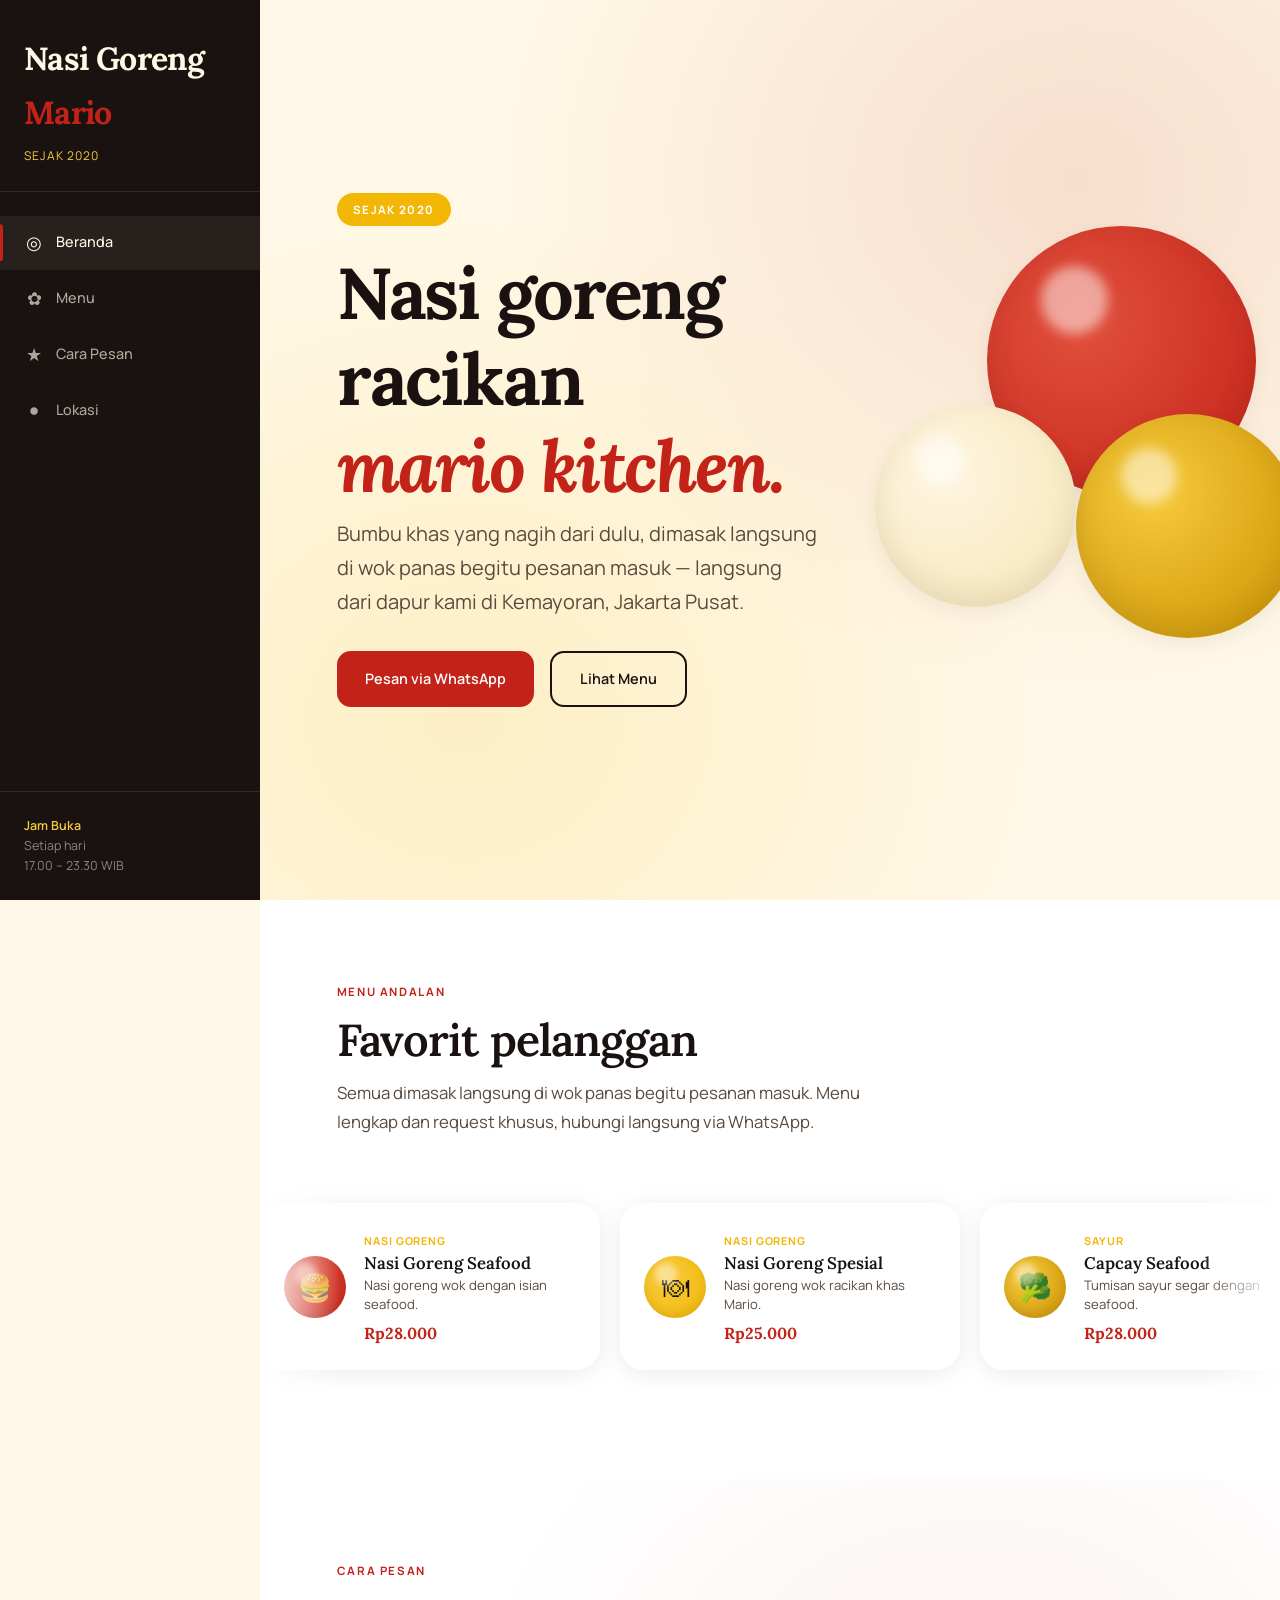
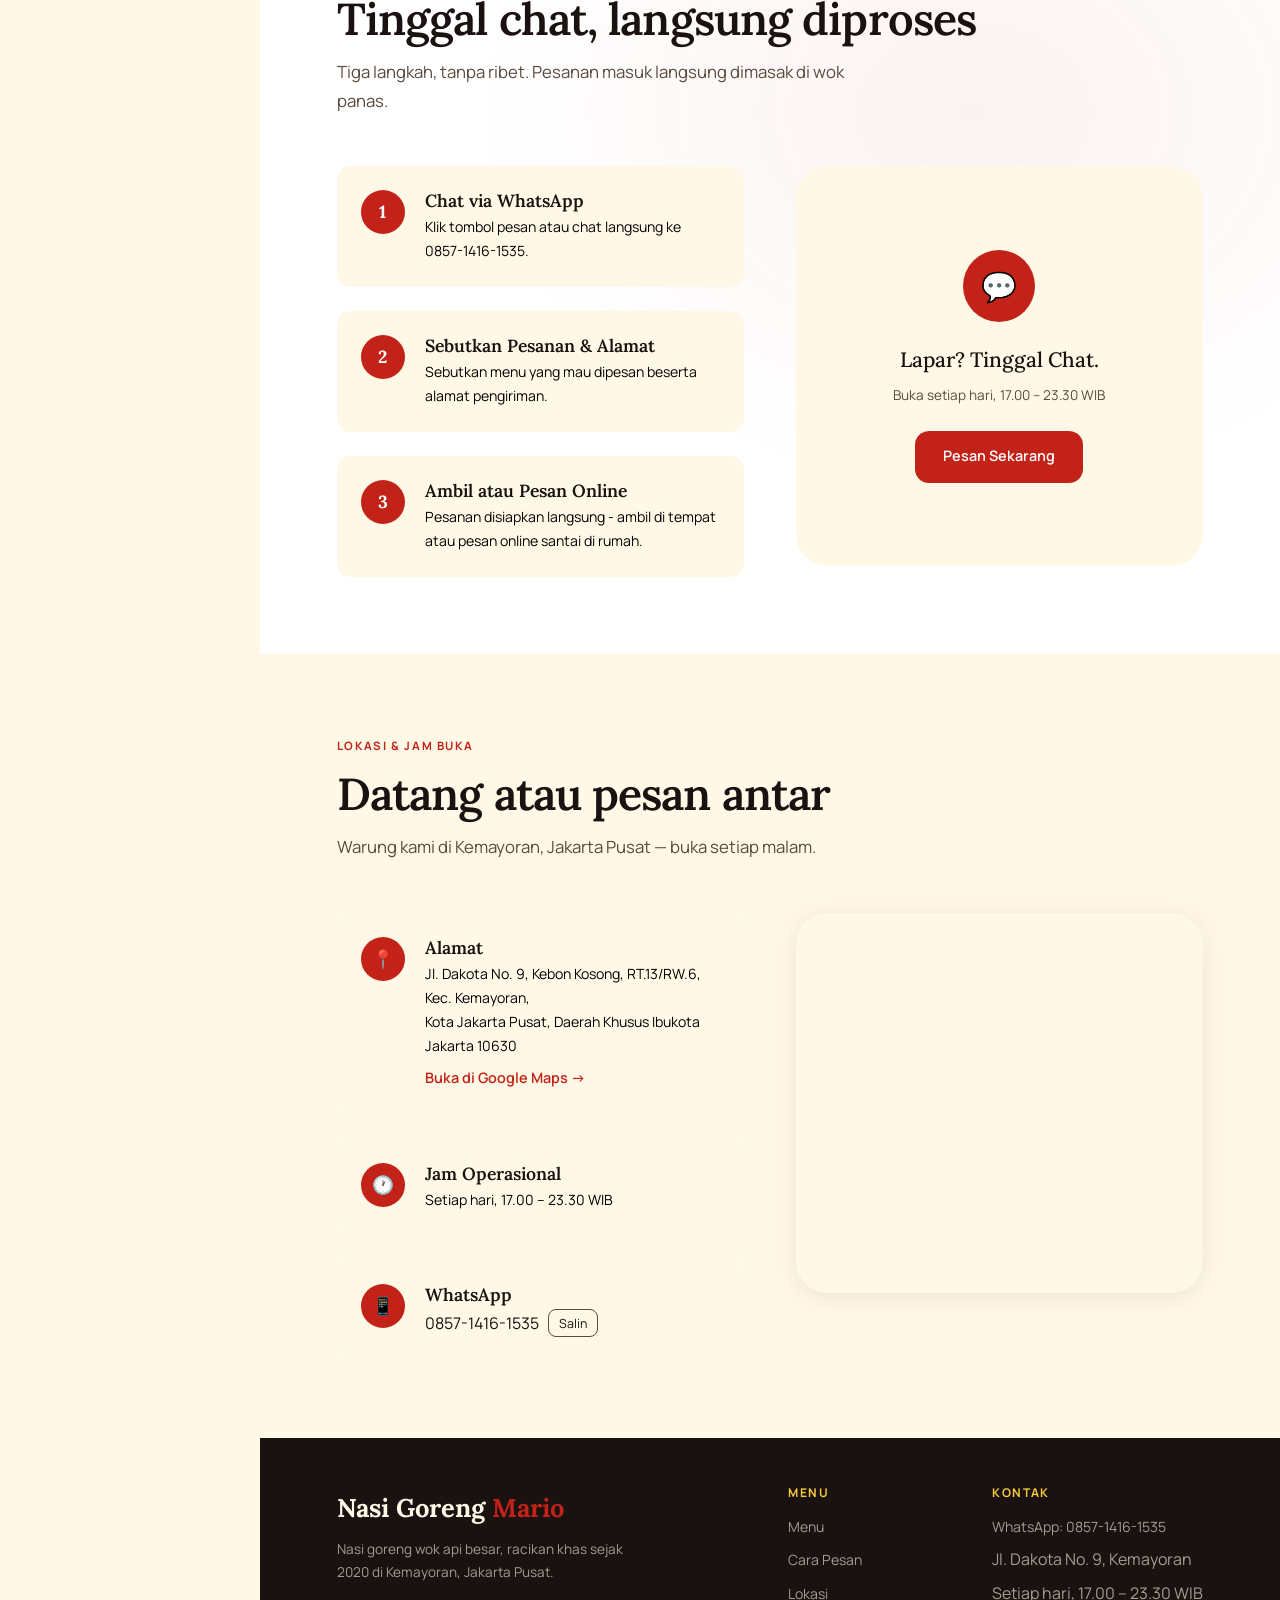
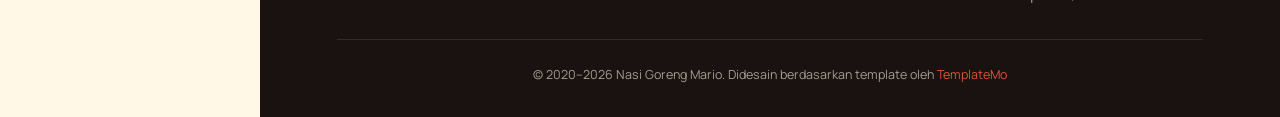
<file: index.html>
<!DOCTYPE html>
<html lang="id">
<head>
  <meta charset="UTF-8">
  <meta name="viewport" content="width=device-width, initial-scale=1.0">
  <meta name="description" content="Nasi Goreng Mario — warung nasi goreng wok api besar di Kemayoran, Jakarta Pusat, sejak 2020. Buka tiap malam 17.00–23.30, pesan via WhatsApp.">
  <meta name="keywords" content="nasi goreng, kemayoran, jakarta pusat, warung, pesan antar, whatsapp">
  <meta name="author" content="Nasi Goreng Mario">
  <meta property="og:title" content="Nasi Goreng Mario — Sejak 2020">
  <meta property="og:description" content="Nasi goreng wok api besar, racikan khas sejak 2020 di Kemayoran, Jakarta Pusat.">
  <meta property="og:type" content="website">
  <meta name="twitter:card" content="summary_large_image">
  <title>Nasi Goreng Mario</title>

  <!-- Google Fonts: Lora + Manrope -->
  <link rel="preconnect" href="https://fonts.googleapis.com">
  <link rel="preconnect" href="https://fonts.gstatic.com" crossorigin>
  <link href="https://fonts.googleapis.com/css2?family=Lora:ital,wght@0,400;0,500;0,600;0,700;1,400;1,500&family=Manrope:wght@300;400;500;600;700;800&display=swap" rel="stylesheet">
  <link rel="stylesheet" href="templatemo-frost-style.css">
<!--

Built on TemplateMo 613 Frost Bakery
https://templatemo.com/tm-613-frost-bakery
Reskinned and recontented for Nasi Goreng Mario.

-->
</head>
<body>

  <!-- ==========================================
       Mobile Hamburger Button
       ========================================== -->
  <button class="hamburger" id="hamburger" aria-label="Toggle navigation menu" aria-expanded="false">
    <div class="hamburger__lines">
      <span></span>
      <span></span>
      <span></span>
    </div>
  </button>

  <!-- Mobile Sidebar Overlay -->
  <div class="sidebar-overlay" id="sidebarOverlay"></div>

  <!-- ==========================================
       Sidebar Navigation
       ========================================== -->
  <aside class="sidebar" id="sidebar" role="navigation" aria-label="Main navigation">
    <div class="sidebar__brand">
      <div class="sidebar__logo">Nasi Goreng <span>Mario</span></div>
      <div class="sidebar__tagline">Sejak 2020</div>
    </div>

    <nav class="sidebar__nav">
      <ul>
        <li><a href="#hero" class="active"><span class="nav-icon">&#9678;</span> Beranda</a></li>
        <li><a href="#menu"><span class="nav-icon">&#10047;</span> Menu</a></li>
        <li><a href="#cara-pesan"><span class="nav-icon">&#9733;</span> Cara Pesan</a></li>
        <li><a href="#lokasi"><span class="nav-icon">&#9679;</span> Lokasi</a></li>
      </ul>
    </nav>

    <div class="sidebar__footer">
      <div class="sidebar__hours">
        <strong>Jam Buka</strong><br>
        Setiap hari<br>
        17.00 – 23.30 WIB
      </div>
    </div>
  </aside>

  <!-- ==========================================
       Main Content
       ========================================== -->
  <main class="main">

    <!-- ======= HERO ======= -->
    <section class="hero" id="hero">
      <div class="hero__content">
        <div class="hero__badge reveal">Sejak 2020</div>
        <h1 class="hero__title reveal reveal-delay-1">
          Nasi goreng racikan<br><em>mario kitchen.</em>
        </h1>
        <p class="hero__subtitle reveal reveal-delay-2">
          Bumbu khas yang nagih dari dulu, dimasak langsung di wok panas begitu pesanan masuk — langsung dari dapur kami di Kemayoran, Jakarta Pusat.
        </p>
        <div class="hero__actions reveal reveal-delay-3">
          <a href="https://wa.me/6285714161535?text=Halo%20Nasi%20Goreng%20Mario%2C%20saya%20mau%20pesan%20ya" class="btn btn--primary" target="_blank" rel="noopener">Pesan via WhatsApp</a>
          <a href="#menu" class="btn btn--outline">Lihat Menu</a>
        </div>
      </div>

      <!-- Decorative blobs -->
      <div class="hero__deco" aria-hidden="true">
        <div class="scoop scoop--strawberry">
          <div class="scoop--highlight"></div>
        </div>
        <div class="scoop scoop--mint">
          <div class="scoop--highlight"></div>
        </div>
        <div class="scoop scoop--vanilla">
          <div class="scoop--highlight"></div>
        </div>
      </div>
    </section>

    <!-- ======= MENU — Ticker Marquee ======= -->
    <section class="section section--alt flavors-section" id="menu">
      <div class="section__header reveal">
        <span class="section__label">Menu Andalan</span>
        <h2 class="section__title">Favorit pelanggan</h2>
        <p class="section__desc">Semua dimasak langsung di wok panas begitu pesanan masuk. Menu lengkap dan request khusus, hubungi langsung via WhatsApp.</p>
      </div>

      <!-- Row 1: scrolls left -->
      <div class="marquee">
        <div class="marquee__track">
          <div class="flavor-card">
            <div class="flavor-card__swatch" style="background: radial-gradient(circle at 35% 35%, var(--terracotta-light), var(--terracotta));">&#127828;</div>
            <div class="flavor-card__info">
              <span class="flavor-card__type">Nasi Goreng</span>
              <h3 class="flavor-card__name">Nasi Goreng Seafood</h3>
              <p class="flavor-card__desc">Nasi goreng wok dengan isian seafood.</p>
              <p class="flavor-card__price">Rp28.000</p>
            </div>
          </div>

          <div class="flavor-card">
            <div class="flavor-card__swatch" style="background: radial-gradient(circle at 35% 35%, var(--sage-light), var(--sage));">&#127869;</div>
            <div class="flavor-card__info">
              <span class="flavor-card__type">Nasi Goreng</span>
              <h3 class="flavor-card__name">Nasi Goreng Spesial</h3>
              <p class="flavor-card__desc">Nasi goreng wok racikan khas Mario.</p>
              <p class="flavor-card__price">Rp25.000</p>
            </div>
          </div>

          <div class="flavor-card">
            <div class="flavor-card__swatch" style="background: radial-gradient(circle at 35% 35%, var(--sage-light), var(--sage-dark));">&#129382;</div>
            <div class="flavor-card__info">
              <span class="flavor-card__type">Sayur</span>
              <h3 class="flavor-card__name">Capcay Seafood</h3>
              <p class="flavor-card__desc">Tumisan sayur segar dengan seafood.</p>
              <p class="flavor-card__price">Rp28.000</p>
            </div>
          </div>

          <div class="flavor-card">
            <div class="flavor-card__swatch" style="background: radial-gradient(circle at 35% 35%, var(--terracotta-light), var(--terracotta-dark));">&#127831;</div>
            <div class="flavor-card__info">
              <span class="flavor-card__type">Mie Goreng</span>
              <h3 class="flavor-card__name">Mie Goreng Sosis</h3>
              <p class="flavor-card__desc">Mie goreng wok dengan potongan sosis.</p>
              <p class="flavor-card__price">Rp20.000</p>
            </div>
          </div>

          <div class="flavor-card">
            <div class="flavor-card__swatch" style="background: radial-gradient(circle at 35% 35%, var(--cream-dark), var(--sage-dark));">&#127836;</div>
            <div class="flavor-card__info">
              <span class="flavor-card__type">Kwetiau</span>
              <h3 class="flavor-card__name">Kwetiau Seafood</h3>
              <p class="flavor-card__desc">Kwetiau goreng wok dengan seafood.</p>
              <p class="flavor-card__price">Rp28.000</p>
            </div>
          </div>

          <!-- Duplicate set for seamless loop -->
          <div class="flavor-card">
            <div class="flavor-card__swatch" style="background: radial-gradient(circle at 35% 35%, var(--terracotta-light), var(--terracotta));">&#127828;</div>
            <div class="flavor-card__info">
              <span class="flavor-card__type">Nasi Goreng</span>
              <h3 class="flavor-card__name">Nasi Goreng Seafood</h3>
              <p class="flavor-card__desc">Nasi goreng wok dengan isian seafood.</p>
              <p class="flavor-card__price">Rp28.000</p>
            </div>
          </div>

          <div class="flavor-card">
            <div class="flavor-card__swatch" style="background: radial-gradient(circle at 35% 35%, var(--sage-light), var(--sage));">&#127869;</div>
            <div class="flavor-card__info">
              <span class="flavor-card__type">Nasi Goreng</span>
              <h3 class="flavor-card__name">Nasi Goreng Spesial</h3>
              <p class="flavor-card__desc">Nasi goreng wok racikan khas Mario.</p>
              <p class="flavor-card__price">Rp25.000</p>
            </div>
          </div>

          <div class="flavor-card">
            <div class="flavor-card__swatch" style="background: radial-gradient(circle at 35% 35%, var(--sage-light), var(--sage-dark));">&#129382;</div>
            <div class="flavor-card__info">
              <span class="flavor-card__type">Sayur</span>
              <h3 class="flavor-card__name">Capcay Seafood</h3>
              <p class="flavor-card__desc">Tumisan sayur segar dengan seafood.</p>
              <p class="flavor-card__price">Rp28.000</p>
            </div>
          </div>

          <div class="flavor-card">
            <div class="flavor-card__swatch" style="background: radial-gradient(circle at 35% 35%, var(--terracotta-light), var(--terracotta-dark));">&#127831;</div>
            <div class="flavor-card__info">
              <span class="flavor-card__type">Mie Goreng</span>
              <h3 class="flavor-card__name">Mie Goreng Sosis</h3>
              <p class="flavor-card__desc">Mie goreng wok dengan potongan sosis.</p>
              <p class="flavor-card__price">Rp20.000</p>
            </div>
          </div>

          <div class="flavor-card">
            <div class="flavor-card__swatch" style="background: radial-gradient(circle at 35% 35%, var(--cream-dark), var(--sage-dark));">&#127836;</div>
            <div class="flavor-card__info">
              <span class="flavor-card__type">Kwetiau</span>
              <h3 class="flavor-card__name">Kwetiau Seafood</h3>
              <p class="flavor-card__desc">Kwetiau goreng wok dengan seafood.</p>
              <p class="flavor-card__price">Rp28.000</p>
            </div>
          </div>
        </div>
      </div>
    </section>

    <!-- ======= CARA PESAN ======= -->
    <section class="section builder" id="cara-pesan">
      <div class="section__header reveal">
        <span class="section__label">Cara Pesan</span>
        <h2 class="section__title">Tinggal chat, langsung diproses</h2>
        <p class="section__desc">Tiga langkah, tanpa ribet. Pesanan masuk langsung dimasak di wok panas.</p>
      </div>

      <div class="builder__layout">
        <div class="builder__steps">
          <!-- Step 1 -->
          <div class="builder-step reveal">
            <div class="builder-step__num">1</div>
            <div>
              <h3 class="builder-step__title">Chat via WhatsApp</h3>
              <p class="builder-step__text">Klik tombol pesan atau chat langsung ke 0857-1416-1535.</p>
            </div>
          </div>

          <!-- Step 2 -->
          <div class="builder-step reveal reveal-delay-1">
            <div class="builder-step__num">2</div>
            <div>
              <h3 class="builder-step__title">Sebutkan Pesanan & Alamat</h3>
              <p class="builder-step__text">Sebutkan menu yang mau dipesan beserta alamat pengiriman.</p>
            </div>
          </div>

          <!-- Step 3 -->
          <div class="builder-step reveal reveal-delay-2">
            <div class="builder-step__num">3</div>
            <div>
              <h3 class="builder-step__title">Ambil atau Pesan Online</h3>
              <p class="builder-step__text">Pesanan disiapkan langsung - ambil di tempat atau pesan online santai di rumah.</p>
            </div>
          </div>
        </div>

        <!-- Visual Preview -->
        <div class="builder__preview reveal">
          <div class="builder__preview-icon">&#128172;</div>
          <p class="builder__preview-text">Lapar? Tinggal Chat.</p>
          <p class="builder__preview-note">Buka setiap hari, 17.00 – 23.30 WIB</p>
          <a href="https://wa.me/6285714161535?text=Halo%20Nasi%20Goreng%20Mario%2C%20saya%20mau%20pesan%20ya" class="btn btn--primary" target="_blank" rel="noopener">Pesan Sekarang</a>
        </div>
      </div>
    </section>

    <!-- ======= LOKASI ======= -->
    <section class="section" id="lokasi">
      <div class="section__header reveal">
        <span class="section__label">Lokasi & Jam Buka</span>
        <h2 class="section__title">Datang atau pesan antar</h2>
        <p class="section__desc">Warung kami di Kemayoran, Jakarta Pusat — buka setiap malam.</p>
      </div>

      <div class="builder__layout">
        <div class="builder__steps">
          <div class="builder-step reveal">
            <div class="builder-step__num">&#128205;</div>
            <div>
              <h3 class="builder-step__title">Alamat</h3>
              <p class="builder-step__text">
                Jl. Dakota No. 9, Kebon Kosong, RT.13/RW.6, Kec. Kemayoran,<br>
                Kota Jakarta Pusat, Daerah Khusus Ibukota Jakarta 10630
              </p>
              <a class="text-link" href="https://www.google.com/maps/search/?api=1&query=Jl.%20Dakota%20No.%209%2C%20Kebon%20Kosong%2C%20Kec.%20Kemayoran%2C%20Kota%20Jakarta%20Pusat%2C%20DKI%20Jakarta%2010630" target="_blank" rel="noopener">Buka di Google Maps &#8594;</a>
            </div>
          </div>

          <div class="builder-step reveal reveal-delay-1">
            <div class="builder-step__num">&#128336;</div>
            <div>
              <h3 class="builder-step__title">Jam Operasional</h3>
              <p class="builder-step__text">Setiap hari, 17.00 – 23.30 WIB</p>
            </div>
          </div>

          <div class="builder-step reveal reveal-delay-2">
            <div class="builder-step__num">&#128241;</div>
            <div>
              <h3 class="builder-step__title">WhatsApp</h3>
              <div class="copy-row">
                <span id="phone-text">0857-1416-1535</span>
                <button class="copy-btn" id="copy-btn" type="button">
                  <span id="copy-label">Salin</span>
                </button>
              </div>
            </div>
          </div>
        </div>

        <div class="map-card reveal reveal-delay-1">
          <iframe class="map-frame" loading="lazy" src="https://www.google.com/maps?q=Jl.%20Dakota%20No.%209%2C%20Kebon%20Kosong%2C%20Kec.%20Kemayoran%2C%20Kota%20Jakarta%20Pusat%2C%20DKI%20Jakarta%2010630&output=embed" title="Lokasi Nasi Goreng Mario"></iframe>
        </div>
      </div>
    </section>

    <!-- ======= FOOTER ======= -->
    <footer class="footer">
      <div class="footer__top">
        <div>
          <div class="footer__brand">Nasi Goreng <span>Mario</span></div>
          <p class="footer__copy">Nasi goreng wok api besar, racikan khas sejak 2020 di Kemayoran, Jakarta Pusat.</p>
        </div>

        <div class="footer__links">
          <div class="footer__col">
            <h4>Menu</h4>
            <ul>
              <li><a href="#menu">Menu</a></li>
              <li><a href="#cara-pesan">Cara Pesan</a></li>
              <li><a href="#lokasi">Lokasi</a></li>
            </ul>
          </div>
          <div class="footer__col">
            <h4>Kontak</h4>
            <ul>
              <li><a href="https://wa.me/6285714161535" target="_blank" rel="noopener">WhatsApp: 0857-1416-1535</a></li>
              <li>Jl. Dakota No. 9, Kemayoran</li>
              <li>Setiap hari, 17.00 – 23.30 WIB</li>
            </ul>
          </div>
        </div>
      </div>

      <div class="footer__bottom">
        <p>&copy; 2020–2026 Nasi Goreng Mario. Didesain berdasarkan template oleh <a href="https://templatemo.com" target="_blank" rel="noopener noreferrer">TemplateMo</a></p>
      </div>
    </footer>

  </main>
  <script src="templatemo-frost-script.js"></script>
</body>
</html>
</file>
<file: templatemo-frost-style.css>
@charset "utf-8";
/* 

CSS Document 

TemplateMo 613 Frost Bakery

https://templatemo.com/tm-613-frost-bakery

*/

:root {
	/* Color Palette — Terracotta */
	--terracotta: #C22217;
	--cream: #FFF8E6;
	--navy: #1A1210;
	--sage: #F2B705;

	/* Extended shades */
	--terracotta-light: #E2503D;
	--terracotta-dark: #8A160D;
	--cream-dark: #F5E6B8;
	--navy-light: #5A4A3E;
	--sage-light: #F7CB3D;
	--sage-dark: #C98F00;

	/* Typography */
	--font-heading: 'Lora', Georgia, serif;
	--font-body: 'Manrope', 'Segoe UI', sans-serif;

	/* Spacing */
	--sidebar-width: 260px;
	--section-pad: clamp(3rem, 6vw, 6rem);
	--gap: clamp(1rem, 2.5vw, 2rem);

	/* Borders & Radius */
	--radius-sm: 8px;
	--radius-md: 14px;
	--radius-lg: 24px;
	--radius-xl: 32px;

	/* Shadows */
	--shadow-card: 0 4px 24px rgba(26, 18, 16, 0.08);
	--shadow-hover: 0 8px 40px rgba(26, 18, 16, 0.14);

	/* Transitions */
	--ease-out: cubic-bezier(0.22, 1, 0.36, 1);
	--duration: 0.5s;
}

/* ============================================
       Reset & Base
       ============================================ */
*,
*::before,
*::after {
	margin: 0;
	padding: 0;
	box-sizing: border-box;
}

html {
	scroll-behavior: smooth;
	font-size: 16px;
	-webkit-font-smoothing: antialiased;
	-moz-osx-font-smoothing: grayscale;
}

body {
	font-family: var(--font-body);
	color: var(--navy);
	background-color: var(--cream);
	line-height: 1.7;
	overflow-x: hidden;
}

h1,
h2,
h3,
h4,
h5,
h6 {
	font-family: var(--font-heading);
	font-weight: 600;
	line-height: 1.2;
}

a {
	color: inherit;
	text-decoration: none;
}

img {
	max-width: 100%;
	display: block;
}

ul {
	list-style: none;
}

button {
	font-family: var(--font-body);
	cursor: pointer;
	border: none;
	background: none;
}

/* ============================================
       Sidebar Navigation
       ============================================ */
.sidebar {
	position: fixed;
	top: 0;
	left: 0;
	width: var(--sidebar-width);
	height: 100vh;
	background: var(--navy);
	color: var(--cream);
	display: flex;
	flex-direction: column;
	z-index: 1000;
	overflow-y: auto;
	transition: transform 0.4s var(--ease-out);
}

.sidebar__brand {
	padding: 2rem 1.5rem 1.5rem;
	border-bottom: 1px solid rgba(255, 248, 230, 0.1);
}

.sidebar__logo {
	font-family: var(--font-heading);
	font-size: 2rem;
	font-weight: 700;
	letter-spacing: -0.02em;
	color: var(--cream);
}

.sidebar__logo span {
	color: var(--terracotta);
}

.sidebar__tagline {
	font-size: 0.75rem;
	font-weight: 400;
	letter-spacing: 0.08em;
	text-transform: uppercase;
	color: var(--sage-light);
	margin-top: 0.35rem;
}

.sidebar__nav {
	flex: 1;
	padding: 1.5rem 0;
}

.sidebar__nav ul {
	display: flex;
	flex-direction: column;
	gap: 2px;
}

.sidebar__nav a {
	display: flex;
	align-items: center;
	gap: 0.75rem;
	padding: 0.75rem 1.5rem;
	font-size: 0.9rem;
	font-weight: 500;
	color: rgba(255, 248, 230, 0.65);
	transition: all 0.3s var(--ease-out);
	position: relative;
}

.sidebar__nav a::before {
	content: '';
	position: absolute;
	left: 0;
	top: 50%;
	transform: translateY(-50%) scaleY(0);
	width: 3px;
	height: 70%;
	background: var(--terracotta);
	border-radius: 0 3px 3px 0;
	transition: transform 0.3s var(--ease-out);
}

.sidebar__nav a:hover,
.sidebar__nav a.active {
	color: var(--cream);
	background: rgba(255, 248, 230, 0.06);
}

.sidebar__nav a:hover::before,
.sidebar__nav a.active::before {
	transform: translateY(-50%) scaleY(1);
}

.sidebar__nav .nav-icon {
	width: 20px;
	text-align: center;
	font-size: 1.1rem;
	flex-shrink: 0;
}

.sidebar__footer {
	padding: 1.5rem;
	border-top: 1px solid rgba(255, 248, 230, 0.1);
}

.sidebar__hours {
	font-size: 0.78rem;
	color: rgba(255, 248, 230, 0.5);
	line-height: 1.6;
}

.sidebar__hours strong {
	color: var(--sage-light);
	font-weight: 600;
}

/* ============================================
       Mobile Hamburger Toggle
       ============================================ */
.hamburger {
	display: none;
	position: fixed;
	top: 1rem;
	left: 1rem;
	z-index: 1100;
	width: 48px;
	height: 48px;
	background: var(--navy);
	border-radius: var(--radius-sm);
	align-items: center;
	justify-content: center;
	box-shadow: var(--shadow-card);
}

.hamburger__lines {
	width: 22px;
	height: 16px;
	position: relative;
}

.hamburger__lines span {
	display: block;
	position: absolute;
	width: 100%;
	height: 2px;
	background: var(--cream);
	border-radius: 2px;
	transition: all 0.3s var(--ease-out);
}

.hamburger__lines span:nth-child(1) {
	top: 0;
}

.hamburger__lines span:nth-child(2) {
	top: 7px;
}

.hamburger__lines span:nth-child(3) {
	top: 14px;
}

.hamburger.is-active .hamburger__lines span:nth-child(1) {
	top: 7px;
	transform: rotate(45deg);
}

.hamburger.is-active .hamburger__lines span:nth-child(2) {
	opacity: 0;
}

.hamburger.is-active .hamburger__lines span:nth-child(3) {
	top: 7px;
	transform: rotate(-45deg);
}

/* Mobile overlay */
.sidebar-overlay {
	display: none;
	position: fixed;
	inset: 0;
	background: rgba(26, 18, 16, 0.5);
	z-index: 999;
	opacity: 0;
	transition: opacity 0.3s ease;
}

.sidebar-overlay.is-visible {
	opacity: 1;
}

/* ============================================
       Main Content Area
       ============================================ */
.main {
	margin-left: var(--sidebar-width);
	min-height: 100vh;
}

/* ============================================
       Scroll-triggered Animation Classes
       ============================================ */
.reveal {
	opacity: 0;
	transform: translateY(30px);
	transition: opacity 0.7s var(--ease-out), transform 0.7s var(--ease-out);
}

.reveal.is-visible {
	opacity: 1;
	transform: translateY(0);
}

.reveal-delay-1 {
	transition-delay: 0.1s;
}

.reveal-delay-2 {
	transition-delay: 0.2s;
}

.reveal-delay-3 {
	transition-delay: 0.3s;
}

.reveal-delay-4 {
	transition-delay: 0.4s;
}

/* ============================================
       Section: Hero
       ============================================ */
.hero {
	position: relative;
	min-height: 100vh;
	display: flex;
	align-items: center;
	padding: var(--section-pad);
	background:
		radial-gradient(ellipse at 20% 80%, rgba(242, 183, 5, 0.15) 0%, transparent 50%),
		radial-gradient(ellipse at 80% 20%, rgba(194, 34, 23, 0.12) 0%, transparent 50%),
		var(--cream);
	overflow: hidden;
}

.hero__content {
	max-width: 640px;
	position: relative;
	z-index: 2;
}

.hero__badge {
	display: inline-block;
	padding: 0.4rem 1rem;
	background: var(--sage);
	color: #fff;
	font-size: 0.72rem;
	font-weight: 700;
	letter-spacing: 0.12em;
	text-transform: uppercase;
	border-radius: 50px;
	margin-bottom: 1.5rem;
}

.hero__title {
	font-size: clamp(2.8rem, 6vw, 4.5rem);
	font-weight: 700;
	color: var(--navy);
	margin-bottom: 0.5rem;
	letter-spacing: -0.03em;
}

.hero__title em {
	color: var(--terracotta);
	font-style: italic;
}

.hero__subtitle {
	font-size: clamp(1rem, 2vw, 1.25rem);
	color: var(--navy-light);
	margin-bottom: 2rem;
	max-width: 480px;
}

.hero__actions {
	display: flex;
	flex-wrap: wrap;
	gap: 1rem;
}

/* Decorative scoops */
.hero__deco {
	position: absolute;
	right: -2%;
	top: 50%;
	transform: translateY(-50%);
	width: clamp(280px, 35vw, 500px);
	height: clamp(280px, 35vw, 500px);
	z-index: 1;
}

.scoop {
	position: absolute;
	border-radius: 50%;
	box-shadow: inset 0 -10px 30px rgba(0, 0, 0, 0.08), 0 6px 20px rgba(0, 0, 0, 0.06);
}

.scoop--strawberry {
	width: 60%;
	height: 60%;
	background: radial-gradient(circle at 35% 35%, var(--terracotta-light), var(--terracotta));
	top: 0;
	right: 10%;
}

.scoop--mint {
	width: 50%;
	height: 50%;
	background: radial-gradient(circle at 35% 35%, var(--sage-light), var(--sage-dark));
	bottom: 8%;
	right: 0;
}

.scoop--vanilla {
	width: 45%;
	height: 45%;
	background: radial-gradient(circle at 35% 35%, #fff5e0, var(--cream-dark));
	bottom: 15%;
	left: 5%;
}

.scoop--highlight {
	position: absolute;
	width: 25%;
	height: 25%;
	background: rgba(255, 255, 255, 0.5);
	border-radius: 50%;
	top: 15%;
	left: 20%;
	filter: blur(6px);
}

/* ============================================
       Buttons
       ============================================ */
.btn {
	display: inline-flex;
	align-items: center;
	gap: 0.5rem;
	padding: 0.85rem 1.75rem;
	font-size: 0.9rem;
	font-weight: 600;
	border-radius: var(--radius-md);
	transition: all 0.3s var(--ease-out);
}

.btn--primary {
	background: var(--terracotta);
	color: #fff;
}

.btn--primary:hover {
	background: var(--terracotta-dark);
	transform: translateY(-2px);
	box-shadow: 0 6px 24px rgba(194, 34, 23, 0.35);
}

.btn--outline {
	border: 2px solid var(--navy);
	color: var(--navy);
	background: transparent;
}

.btn--outline:hover {
	background: var(--navy);
	color: var(--cream);
	transform: translateY(-2px);
}

.btn--sage {
	background: var(--sage);
	color: #fff;
}

.btn--sage:hover {
	background: var(--sage-dark);
	transform: translateY(-2px);
	box-shadow: 0 6px 24px rgba(242, 183, 5, 0.35);
}

/* ============================================
       Section Headers (shared)
       ============================================ */
.section {
	padding: var(--section-pad);
}

.section--alt {
	background: #fff;
}

.section__header {
	margin-bottom: clamp(2rem, 4vw, 3.5rem);
}

.section__label {
	display: inline-block;
	font-size: 0.72rem;
	font-weight: 700;
	letter-spacing: 0.14em;
	text-transform: uppercase;
	color: var(--terracotta);
	margin-bottom: 0.75rem;
}

.section__title {
	font-size: clamp(1.8rem, 4vw, 2.8rem);
	color: var(--navy);
	letter-spacing: -0.02em;
}

.section__desc {
	margin-top: 0.75rem;
	font-size: 1.05rem;
	color: var(--navy-light);
	max-width: 560px;
}

/* ============================================
       Section: Flavor Wheel — Ticker Marquee
       ============================================ */
.flavors-section {
	overflow: hidden;
	padding-left: 0;
	padding-right: 0;
}

.flavors-section .section__header {
	padding-left: var(--section-pad);
	padding-right: var(--section-pad);
}

/* Marquee wrapper */
.marquee {
	position: relative;
	width: 100%;
	overflow: hidden;
	padding: 1rem 0 2rem;
}

/* Subtle edge fades */
.marquee::before,
.marquee::after {
	content: '';
	position: absolute;
	top: 0;
	bottom: 0;
	width: 80px;
	z-index: 2;
	pointer-events: none;
}

.marquee::before {
	left: 0;
	background: linear-gradient(to right, #fff, transparent);
}

.marquee::after {
	right: 0;
	background: linear-gradient(to left, #fff, transparent);
}

/* Two rows scrolling in opposite directions */
.marquee__track {
	display: flex;
	width: max-content;
	gap: 1.25rem;
	animation: marquee-scroll 35s linear infinite;
}

.marquee__track--reverse {
	animation-name: marquee-scroll-reverse;
	animation-duration: 40s;
	margin-top: 1.25rem;
}

/* Pause on hover */
.marquee:hover .marquee__track {
	animation-play-state: paused;
}

@keyframes marquee-scroll {
	0% {
		transform: translateX(0);
	}

	100% {
		transform: translateX(-50%);
	}
}

@keyframes marquee-scroll-reverse {
	0% {
		transform: translateX(-50%);
	}

	100% {
		transform: translateX(0);
	}
}

/* Flavor card — horizontal compact style */
.flavor-card {
	flex-shrink: 0;
	width: 340px;
	background: #fff;
	border-radius: var(--radius-lg);
	padding: 1.4rem 1.5rem;
	box-shadow: var(--shadow-card);
	display: flex;
	align-items: center;
	gap: 1.15rem;
	transition: all 0.35s var(--ease-out);
	position: relative;
	overflow: hidden;
	cursor: default;
}

.flavor-card:hover {
	box-shadow: var(--shadow-hover);
	transform: scale(1.03);
}

.flavor-card__swatch {
	width: 62px;
	height: 62px;
	border-radius: 50%;
	flex-shrink: 0;
	position: relative;
	box-shadow: inset 0 -4px 10px rgba(0, 0, 0, 0.08);
	display: flex;
	align-items: center;
	justify-content: center;
	font-size: 1.7rem;
}

.flavor-card__swatch::after {
	content: '';
	position: absolute;
	width: 35%;
	height: 35%;
	background: rgba(255, 255, 255, 0.45);
	border-radius: 50%;
	top: 12%;
	left: 18%;
	filter: blur(3px);
}

.flavor-card__info {
	min-width: 0;
}

.flavor-card__name {
	font-family: var(--font-heading);
	font-size: 1.05rem;
	font-weight: 600;
	color: var(--navy);
	margin-bottom: 0.15rem;
}

.flavor-card__price {
	font-family: var(--font-heading);
	font-size: 1rem;
	font-weight: 700;
	color: var(--terracotta);
	margin-top: 0.35rem;
}

.flavor-card__type {
	font-size: 0.68rem;
	font-weight: 700;
	text-transform: uppercase;
	letter-spacing: 0.08em;
	color: var(--sage);
	margin-bottom: 0.3rem;
}

.flavor-card__desc {
	font-size: 0.82rem;
	color: var(--navy-light);
	line-height: 1.5;
	display: -webkit-box;
	-webkit-line-clamp: 2;
	-webkit-box-orient: vertical;
	overflow: hidden;
}

/* ============================================
       Section: Cara Pesan (How to Order)
       ============================================ */
.builder {
	background:
		radial-gradient(ellipse at 70% 30%, rgba(194, 34, 23, 0.06) 0%, transparent 50%),
		#fff;
}

.builder__layout {
	display: grid;
	grid-template-columns: 1fr 1fr;
	gap: clamp(2rem, 4vw, 4rem);
	align-items: start;
}

.builder__steps {
	display: flex;
	flex-direction: column;
	gap: 1.5rem;
}

.builder-step {
	display: flex;
	gap: 1.25rem;
	padding: 1.5rem;
	background: var(--cream);
	border-radius: var(--radius-md);
	transition: all 0.3s var(--ease-out);
}

.builder-step:hover {
	box-shadow: var(--shadow-card);
}

.builder-step__num {
	flex-shrink: 0;
	width: 44px;
	height: 44px;
	background: var(--terracotta);
	color: #fff;
	border-radius: 50%;
	display: flex;
	align-items: center;
	justify-content: center;
	font-family: var(--font-heading);
	font-weight: 700;
	font-size: 1.1rem;
}

.builder-step__title {
	font-family: var(--font-heading);
	font-size: 1.1rem;
	font-weight: 600;
	color: var(--navy);
	margin-bottom: 0.25rem;
}

.builder-step__text {
	font-size: 0.88rem;
	color: #000;
}

.builder__preview {
	background: var(--cream);
	border-radius: var(--radius-xl);
	padding: 2.5rem;
	text-align: center;
	position: relative;
	min-height: 400px;
	display: flex;
	flex-direction: column;
	align-items: center;
	justify-content: center;
}

.builder__preview-icon {
	width: 72px;
	height: 72px;
	border-radius: 50%;
	background: var(--terracotta);
	color: #fff;
	display: flex;
	align-items: center;
	justify-content: center;
	font-size: 1.8rem;
	margin: 0 auto 1.25rem;
}

.builder__preview-text {
	font-family: var(--font-heading);
	font-size: 1.3rem;
	color: var(--navy);
	font-weight: 500;
}

.builder__preview-note {
	font-size: 0.85rem;
	color: var(--navy-light);
	margin-top: 0.4rem;
	margin-bottom: 1.5rem;
}

/* ============================================
       Footer
       ============================================ */
.footer {
	padding: 3rem var(--section-pad) 2rem;
	background: var(--navy);
	color: rgba(255, 248, 230, 0.6);
}

.footer__top {
	display: flex;
	flex-wrap: wrap;
	justify-content: space-between;
	gap: 2rem;
	padding-bottom: 2rem;
	border-bottom: 1px solid rgba(255, 248, 230, 0.1);
}

.footer__brand {
	font-family: var(--font-heading);
	font-size: 1.6rem;
	font-weight: 700;
	color: var(--cream);
	margin-bottom: 0.5rem;
}

.footer__brand span {
	color: var(--terracotta);
}

.footer__copy {
	font-size: 0.85rem;
	max-width: 300px;
}

.footer__links {
	display: flex;
	flex-wrap: wrap;
	gap: 2rem 4rem;
}

.footer__col {
	min-width: 140px;
}

.footer__col h4 {
	font-family: var(--font-body);
	font-size: 0.75rem;
	font-weight: 700;
	letter-spacing: 0.12em;
	text-transform: uppercase;
	color: var(--sage-light);
	margin-bottom: 0.75rem;
}

.footer__col ul {
	display: flex;
	flex-direction: column;
	gap: 0.4rem;
}

.footer__col a {
	font-size: 0.88rem;
	transition: color 0.2s ease;
}

.footer__col a:hover {
	color: var(--cream);
}

.footer__bottom {
	padding-top: 1.5rem;
	font-size: 0.78rem;
	text-align: center;
}

.footer__bottom a {
	color: var(--terracotta-light);
}

.footer__bottom a:hover {
	color: var(--terracotta);
}

/* ============================================
       Responsive: Tablet (< 1024px)
       ============================================ */
@media (max-width: 1024px) {
	:root {
		--sidebar-width: 0px;
	}

	.sidebar {
		transform: translateX(-100%);
		width: 280px;
	}

	.sidebar.is-open {
		transform: translateX(0);
	}

	.hamburger {
		display: flex;
	}

	.main {
		margin-left: 0;
	}

	.builder__layout {
		grid-template-columns: 1fr;
	}

	.hero__deco {
		opacity: 0.3;
		right: -10%;
	}
}

/* ============================================
       Responsive: Mobile (< 640px)
       ============================================ */
@media (max-width: 640px) {
	.hero {
		padding-top: 5rem;
		min-height: auto;
	}

	.hero__deco {
		opacity: 0.2;
		right: -15%;
		width: 220px;
		height: 220px;
	}

	.footer__top {
		flex-direction: column;
	}

	.footer__links {
		gap: 2rem;
	}

	.section {
		padding-left: 1.25rem;
		padding-right: 1.25rem;
	}
}

/* ============================================
       Section: Lokasi (map + contact)
       ============================================ */
.map-card {
	background: var(--cream);
	border-radius: var(--radius-xl);
	overflow: hidden;
	box-shadow: var(--shadow-card);
	min-height: 380px;
}

.map-frame {
	width: 100%;
	height: 100%;
	min-height: 380px;
	border: 0;
	display: block;
}

.text-link {
	display: inline-block;
	margin-top: 0.5rem;
	color: var(--terracotta);
	font-weight: 600;
	font-size: 0.9rem;
}

.text-link:hover {
	text-decoration: underline;
}

.copy-row {
	display: flex;
	align-items: center;
	gap: 0.6rem;
	flex-wrap: wrap;
	margin-top: 0.2rem;
}

.copy-btn {
	background: transparent;
	border: 1px solid var(--navy-light);
	color: var(--navy);
	border-radius: 8px;
	padding: 0.3rem 0.6rem;
	font-size: 0.78rem;
	font-family: var(--font-body);
	cursor: pointer;
	display: inline-flex;
	align-items: center;
	gap: 0.35rem;
	transition: all 0.2s ease;
}

.copy-btn:hover {
	border-color: var(--terracotta);
	color: var(--terracotta);
}
</file>
